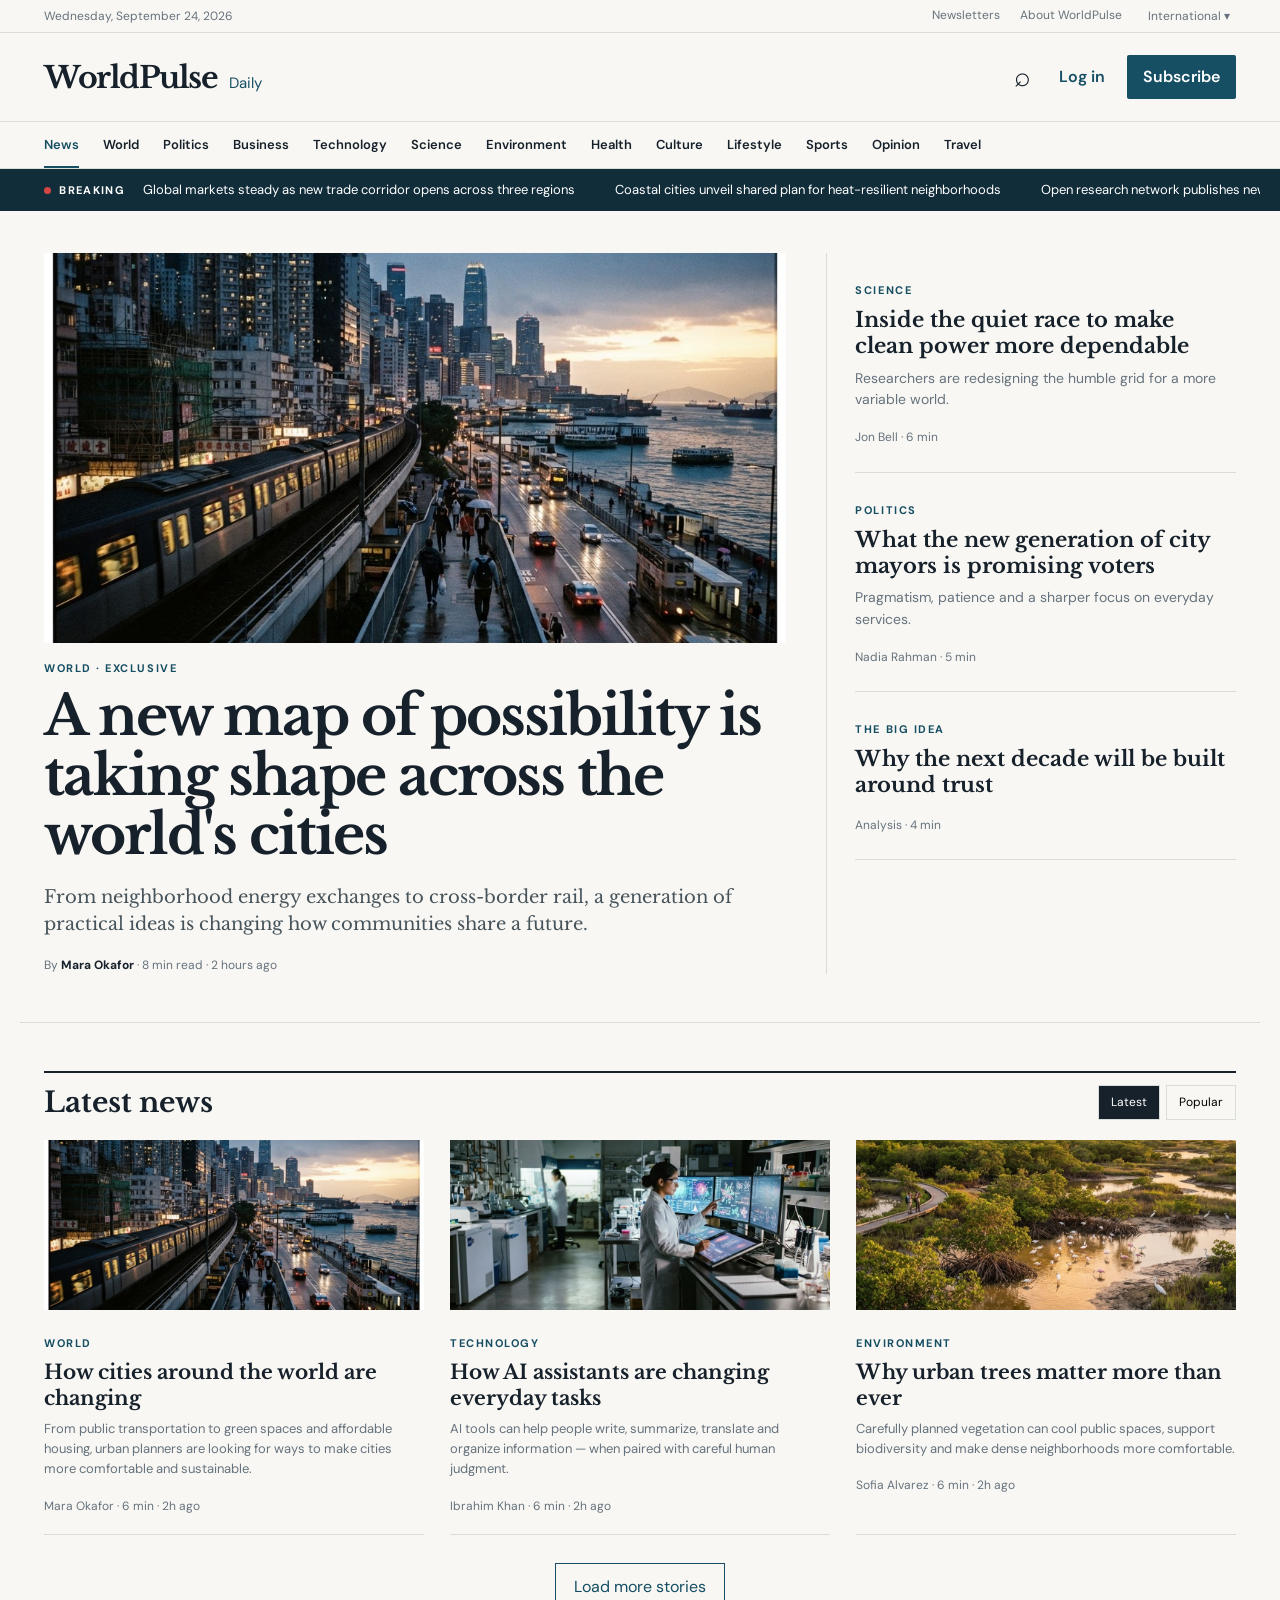
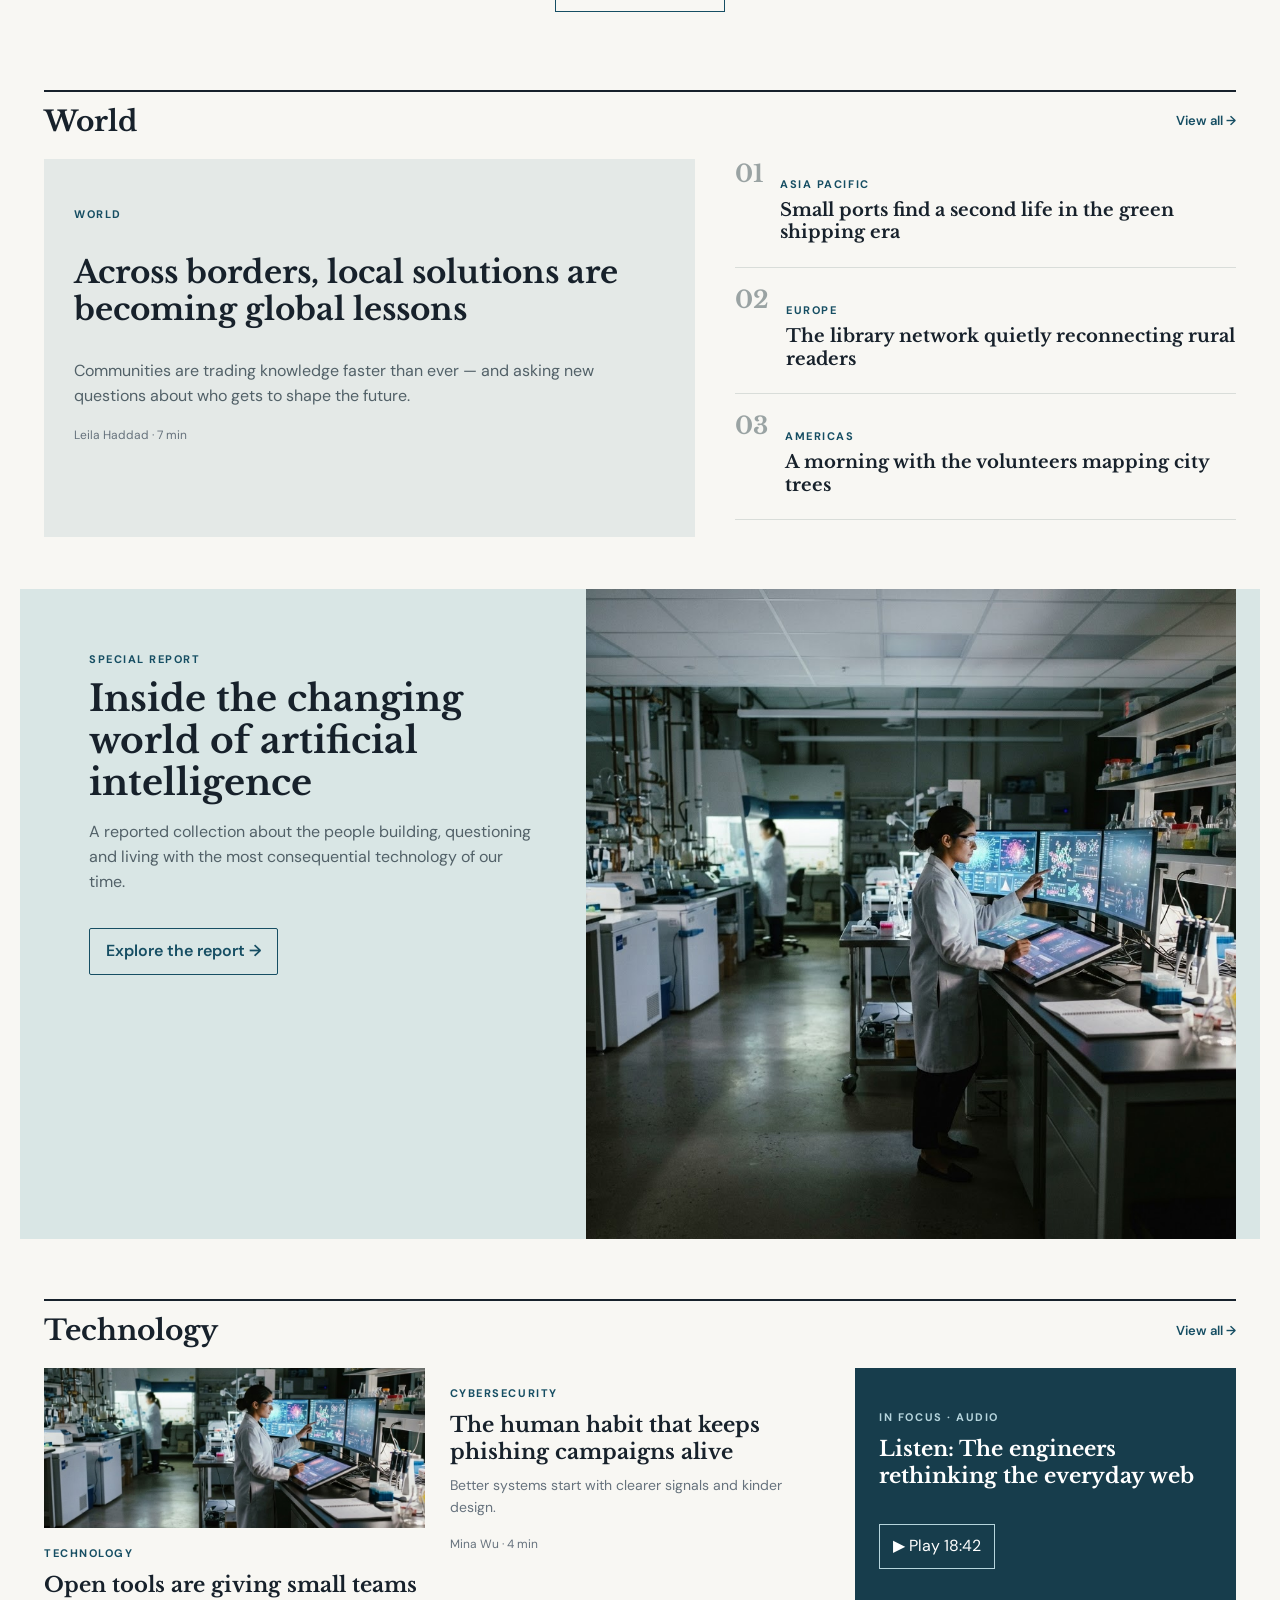
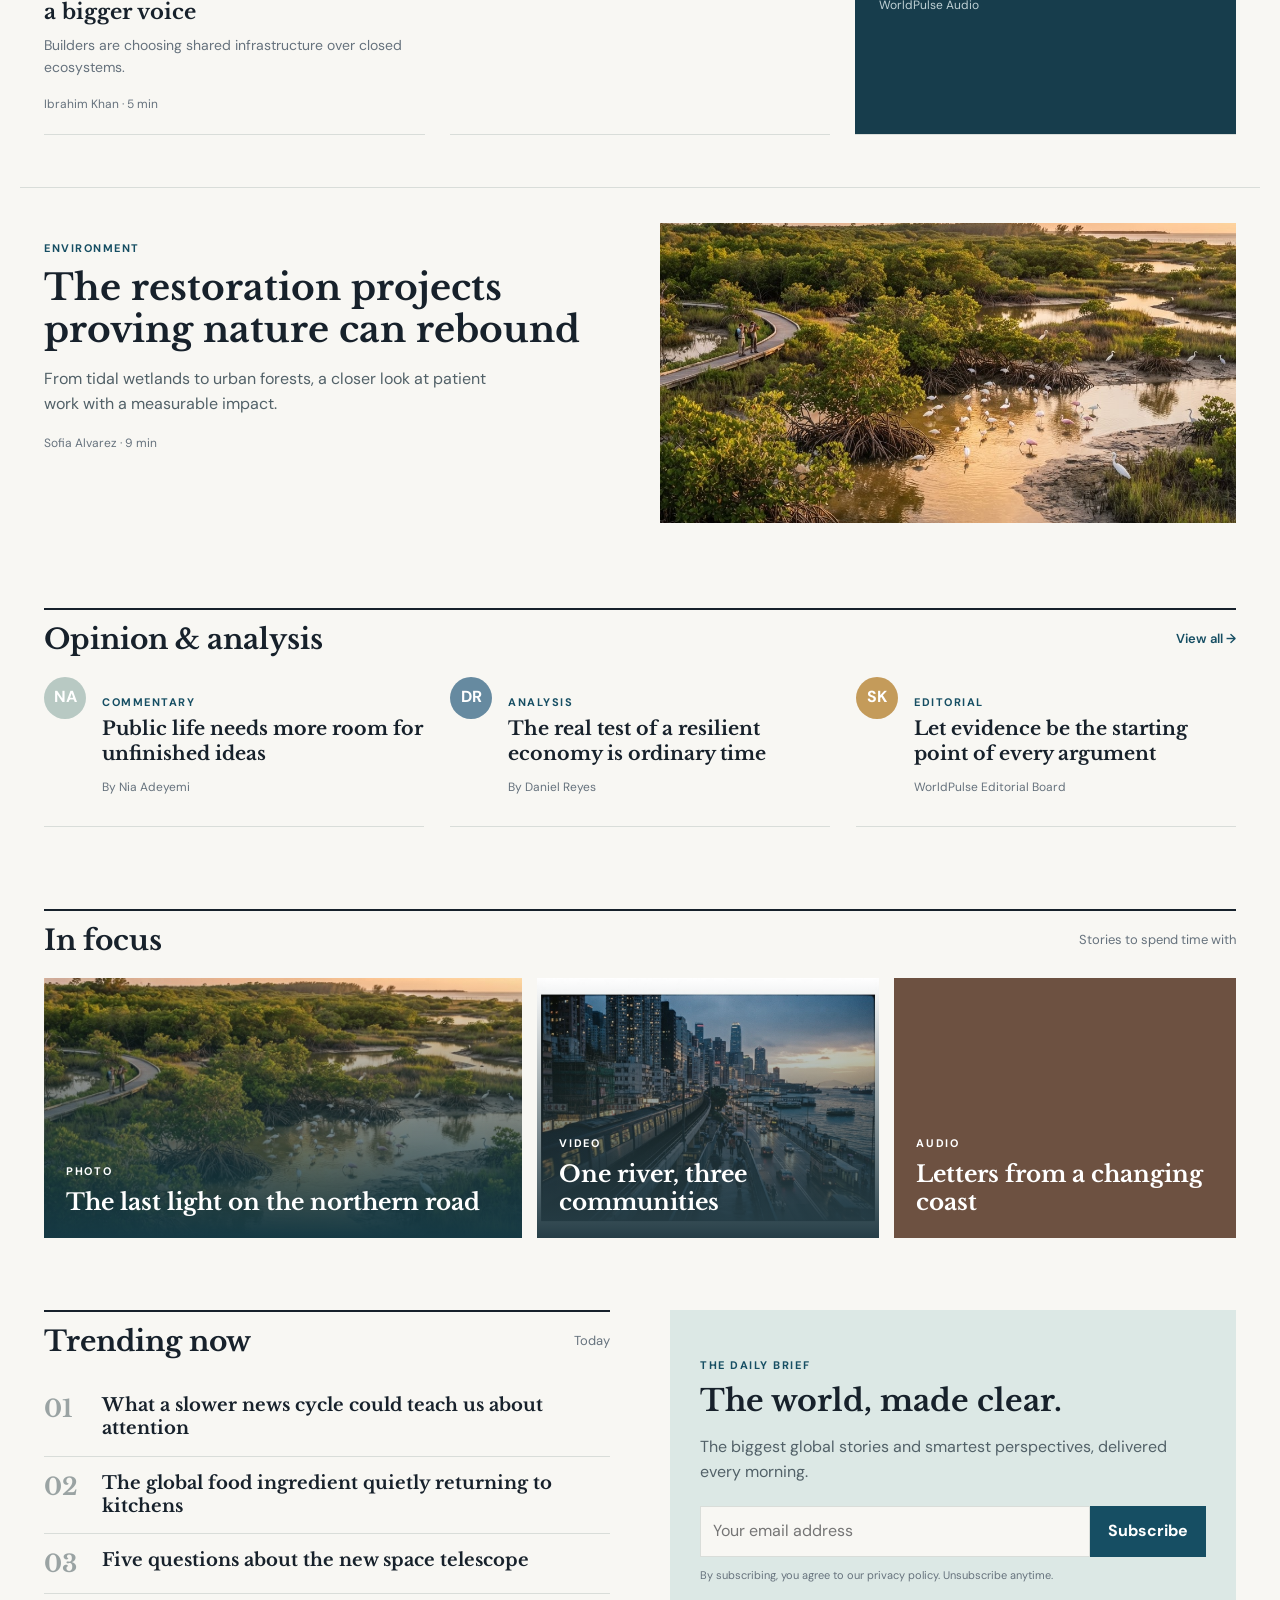
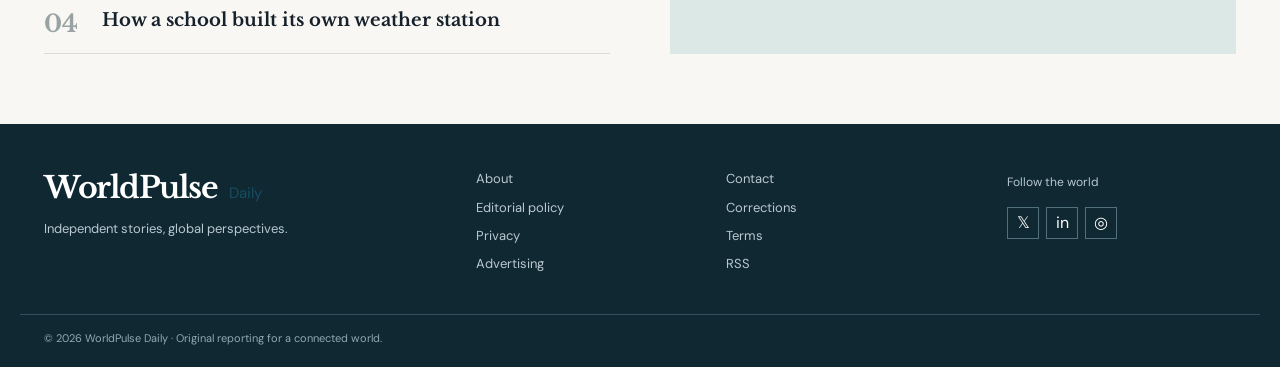
<file: index.html>
<!doctype html>
<html lang="en">
<head>
  <meta charset="UTF-8" />
  <meta name="viewport" content="width=device-width, initial-scale=1" />
  <title>WorldPulse Daily — Independent stories, global perspectives.</title>
  <meta name="description" content="WorldPulse Daily brings original reporting, analysis and perspectives from around the world." />
  <meta property="og:title" content="WorldPulse Daily" />
  <meta property="og:description" content="Independent stories, global perspectives." />
  <meta property="og:image" content="assets/lead-city.png" />
  <link rel="canonical" href="https://worldpulse.example/" />
  <link rel="manifest" href="manifest.json" />
  <link rel="stylesheet" href="styles.css" />
</head>
<body>
  <div class="progress" id="progress"></div>
  <header class="site-header">
    <div class="utility"><div class="wrap utility-inner"><span>Wednesday, September 24, 2026</span><span class="utility-right"><a href="#newsletter">Newsletters</a><a href="#about">About WorldPulse</a><button id="editionBtn" class="text-btn">International ▾</button></span></div></div>
    <div class="wrap masthead"><button class="icon-btn menu-toggle" id="menuToggle" aria-label="Open menu">☰</button><a class="wordmark" href="index.html">WorldPulse <i>Daily</i></a><div class="mast-actions"><button class="icon-btn" id="searchToggle" aria-label="Search">⌕</button><button class="login">Log in</button><a class="subscribe" href="#newsletter">Subscribe</a></div></div>
    <nav class="nav" id="mainNav" aria-label="Primary navigation"><div class="wrap nav-inner"><a class="active" href="#top">News</a><a href="#world">World</a><a href="#politics">Politics</a><a href="#business">Business</a><a href="#technology">Technology</a><a href="#science">Science</a><a href="#environment">Environment</a><a href="#health">Health</a><a href="#culture">Culture</a><a href="#lifestyle">Lifestyle</a><a href="#sports">Sports</a><a href="#opinion">Opinion</a><a href="#travel">Travel</a></div></nav>
    <div class="searchbar wrap" id="searchbar"><label for="searchInput">Search WorldPulse</label><input id="searchInput" placeholder="Search stories, authors and topics" /><button id="closeSearch" aria-label="Close search">×</button><div id="searchResults"></div></div>
  </header>
  <main id="top">
    <div class="ticker"><div class="wrap ticker-inner"><strong><span class="live-dot"></span> BREAKING</strong><div class="ticker-track" id="tickerTrack"><a href="#latest">Global markets steady as new trade corridor opens across three regions</a><a href="#world">Coastal cities unveil shared plan for heat-resilient neighborhoods</a><a href="#technology">Open research network publishes new climate data standard</a></div><span class="ticker-time">09:42 UTC</span></div></div>
    <section class="wrap hero"><div class="hero-lead"><div class="image-wrap"><img src="assets/lead-city.png" alt="Commuters moving through a coastal city at dawn" /></div><div class="kicker">WORLD · EXCLUSIVE</div><h1>A new map of possibility is taking shape across the world's cities</h1><p class="standfirst">From neighborhood energy exchanges to cross-border rail, a generation of practical ideas is changing how communities share a future.</p><div class="byline">By <b>Mara Okafor</b> <span>·</span> 8 min read <span>·</span> 2 hours ago</div></div><div class="hero-side"><article class="story"><div class="kicker">SCIENCE</div><h2>Inside the quiet race to make clean power more dependable</h2><p>Researchers are redesigning the humble grid for a more variable world.</p><div class="byline">Jon Bell · 6 min</div></article><article class="story"><div class="kicker">POLITICS</div><h2>What the new generation of city mayors is promising voters</h2><p>Pragmatism, patience and a sharper focus on everyday services.</p><div class="byline">Nadia Rahman · 5 min</div></article><article class="story"><div class="kicker">THE BIG IDEA</div><h2>Why the next decade will be built around trust</h2><div class="byline">Analysis · 4 min</div></article></div></section>
    <section class="wrap latest" id="latest"><div class="section-head"><h2>Latest news</h2><div class="tabs"><button class="tab active" data-tab="latest">Latest</button><button class="tab" data-tab="popular">Popular</button></div></div><div class="latest-grid" id="latestGrid"></div><button class="load-more" id="loadMore">Load more stories</button></section>
    <section class="wrap split-section" id="world"><div class="section-head"><h2>World</h2><a href="#world">View all →</a></div><div class="feature-grid"><article class="feature-card wide"><div class="kicker">WORLD</div><h3>Across borders, local solutions are becoming global lessons</h3><p>Communities are trading knowledge faster than ever — and asking new questions about who gets to shape the future.</p><div class="byline">Leila Haddad · 7 min</div></article><div class="mini-list"><article><span>01</span><div><div class="kicker">ASIA PACIFIC</div><h3>Small ports find a second life in the green shipping era</h3></div></article><article><span>02</span><div><div class="kicker">EUROPE</div><h3>The library network quietly reconnecting rural readers</h3></div></article><article><span>03</span><div><div class="kicker">AMERICAS</div><h3>A morning with the volunteers mapping city trees</h3></div></article></div></div></section>
    <section class="wrap report"><div class="report-copy"><div class="kicker">SPECIAL REPORT</div><h2>Inside the changing world of artificial intelligence</h2><p>A reported collection about the people building, questioning and living with the most consequential technology of our time.</p><a class="outline" href="#technology">Explore the report →</a></div><img src="assets/tech-lab.png" alt="Researcher working in a modern technology laboratory" /></section>
    <section class="wrap section-row" id="technology"><div class="section-head"><h2>Technology</h2><a href="#technology">View all →</a></div><div class="cards-3"><article class="card"><div class="card-image tech-image"></div><div class="kicker">TECHNOLOGY</div><h3>Open tools are giving small teams a bigger voice</h3><p>Builders are choosing shared infrastructure over closed ecosystems.</p><div class="byline">Ibrahim Khan · 5 min</div></article><article class="card"><div class="kicker">CYBERSECURITY</div><h3>The human habit that keeps phishing campaigns alive</h3><p>Better systems start with clearer signals and kinder design.</p><div class="byline">Mina Wu · 4 min</div></article><article class="card dark-card"><div class="kicker">IN FOCUS · AUDIO</div><h3>Listen: The engineers rethinking the everyday web</h3><button class="play" id="playAudio">▶ Play 18:42</button><div class="byline">WorldPulse Audio</div></article></div></section>
    <section class="wrap environment" id="environment"><div><div class="kicker">ENVIRONMENT</div><h2>The restoration projects proving nature can rebound</h2><p>From tidal wetlands to urban forests, a closer look at patient work with a measurable impact.</p><div class="byline">Sofia Alvarez · 9 min</div></div><img src="assets/climate-coast.png" alt="Restored coastal wetland with mangroves at golden hour" /></section>
    <section class="wrap opinion" id="opinion"><div class="section-head"><h2>Opinion & analysis</h2><a href="#opinion">View all →</a></div><div class="opinion-grid"><article><div class="avatar">NA</div><div><div class="kicker">COMMENTARY</div><h3>Public life needs more room for unfinished ideas</h3><p>By Nia Adeyemi</p></div></article><article><div class="avatar blue">DR</div><div><div class="kicker">ANALYSIS</div><h3>The real test of a resilient economy is ordinary time</h3><p>By Daniel Reyes</p></div></article><article><div class="avatar gold">SK</div><div><div class="kicker">EDITORIAL</div><h3>Let evidence be the starting point of every argument</h3><p>WorldPulse Editorial Board</p></div></article></div></section>
    <section class="wrap focus"><div class="section-head"><h2>In focus</h2><span class="muted">Stories to spend time with</span></div><div class="focus-grid"><div class="focus-tile photo"><span>PHOTO</span><h3>The last light on the northern road</h3></div><div class="focus-tile video"><span>VIDEO</span><h3>One river, three communities</h3></div><div class="focus-tile audio"><span>AUDIO</span><h3>Letters from a changing coast</h3></div></div></section>
    <section class="wrap bottom-grid"><div class="trending"><div class="section-head"><h2>Trending now</h2><span class="muted">Today</span></div><ol><li><span>01</span><a>What a slower news cycle could teach us about attention</a></li><li><span>02</span><a>The global food ingredient quietly returning to kitchens</a></li><li><span>03</span><a>Five questions about the new space telescope</a></li><li><span>04</span><a>How a school built its own weather station</a></li></ol></div><aside class="newsletter" id="newsletter"><div class="kicker">THE DAILY BRIEF</div><h2>The world, made clear.</h2><p>The biggest global stories and smartest perspectives, delivered every morning.</p><form id="newsletterForm"><input type="email" required placeholder="Your email address" aria-label="Email address" /><button>Subscribe</button></form><small>By subscribing, you agree to our privacy policy. Unsubscribe anytime.</small><div id="newsletterMessage" role="status"></div></aside></section>
  </main>
  <footer id="about"><div class="wrap footer-top"><div><a class="wordmark" href="#top">WorldPulse <i>Daily</i></a><p>Independent stories, global perspectives.</p></div><div class="footer-links"><a>About</a><a>Contact</a><a>Editorial policy</a><a>Corrections</a><a>Privacy</a><a>Terms</a><a>Advertising</a><a>RSS</a></div><div class="footer-social"><span>Follow the world</span><div><button>𝕏</button><button>in</button><button>◎</button></div></div></div><div class="wrap copyright">© 2026 WorldPulse Daily · Original reporting for a connected world.</div></footer>
  <script src="script.js"></script>
</body>
</html>
</file>
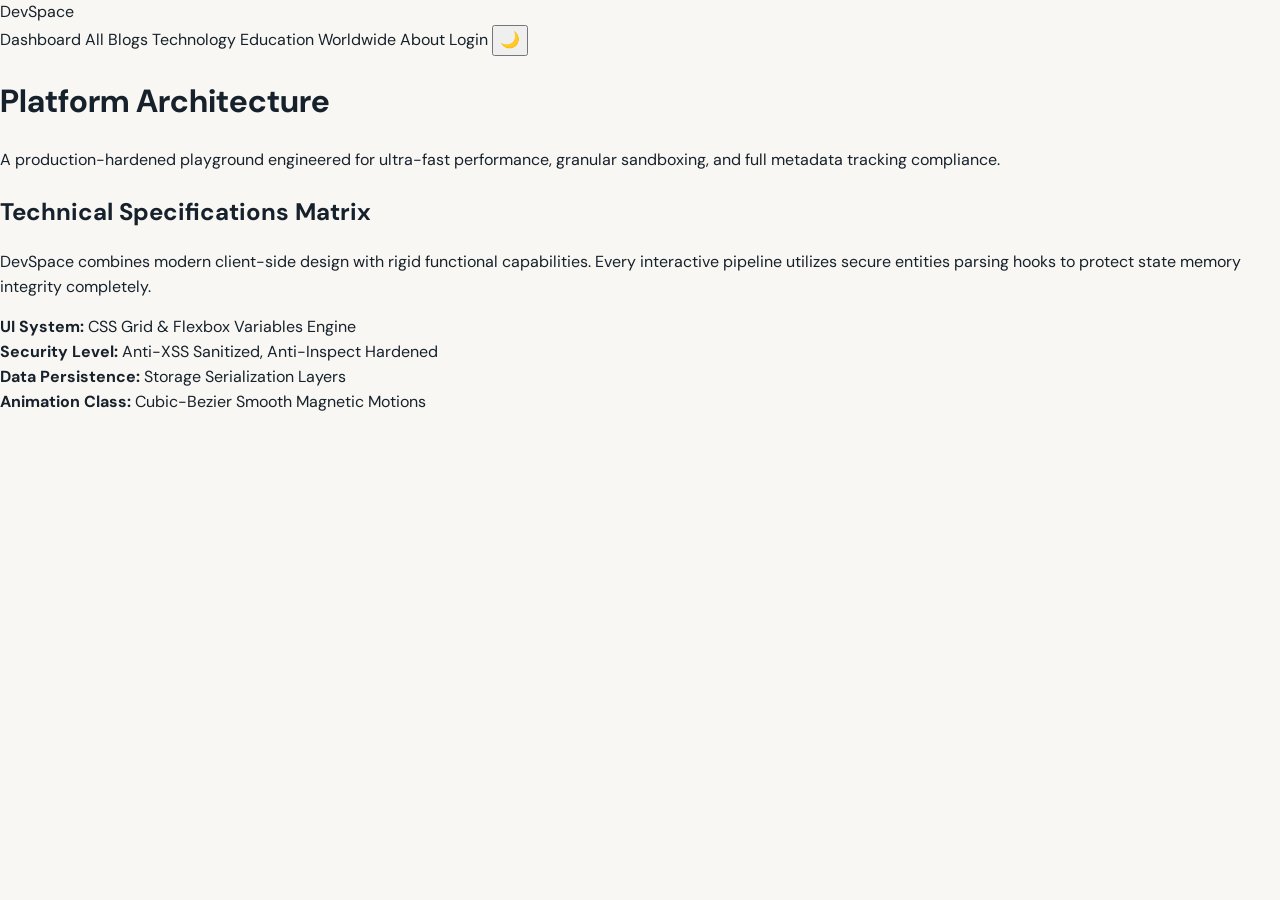
<file: about.html>
<!DOCTYPE html>
<html lang="en">
<head>
    <meta charset="UTF-8">
    <meta name="viewport" content="width=device-width, initial-scale=1.0">
    <title>Platform Specifications & Metrics - DevSpace</title>
    <meta name="description" content="Learn more about DevSpace security structures, architectural metrics, and production-hardened developer layers.">
    <link rel="stylesheet" href="styles.css">
</head>
<body class="animate-fade-up">
    <nav class="navbar">
        <div class="nav-container">
            <a href="index.html" class="nav-logo">DevSpace</a>
            <div class="nav-links">
                <a href="index.html">Dashboard</a>
                <a href="blog.html">All Blogs</a>
                <a href="technology.html">Technology</a>
                <a href="education.html">Education</a>
                <a href="worldwide.html">Worldwide</a>
                <a href="about.html" class="active">About</a>
                <a href="login.html" id="authLink">Login</a>
                <button id="themeToggle" class="theme-btn">🌙</button>
            </div>
        </div>
    </nav>

    <main class="container">
        <header class="section-header">
            <h1>Platform Architecture</h1>
            <p>A production-hardened playground engineered for ultra-fast performance, granular sandboxing, and full metadata tracking compliance.</p>
        </header>

        <section class="about-card-info">
            <h2>Technical Specifications Matrix</h2>
            <p>DevSpace combines modern client-side design with rigid functional capabilities. Every interactive pipeline utilizes secure entities parsing hooks to protect state memory integrity completely.</p>
            <div class="metrics-grid">
                <div class="metric-item"><strong>UI System:</strong> CSS Grid & Flexbox Variables Engine</div>
                <div class="metric-item"><strong>Security Level:</strong> Anti-XSS Sanitized, Anti-Inspect Hardened</div>
                <div class="metric-item"><strong>Data Persistence:</strong> Storage Serialization Layers</div>
                <div class="metric-item"><strong>Animation Class:</strong> Cubic-Bezier Smooth Magnetic Motions</div>
            </div>
        </section>
    </main>

    <script src="script.js"></script>
</body>
</html>
</file>
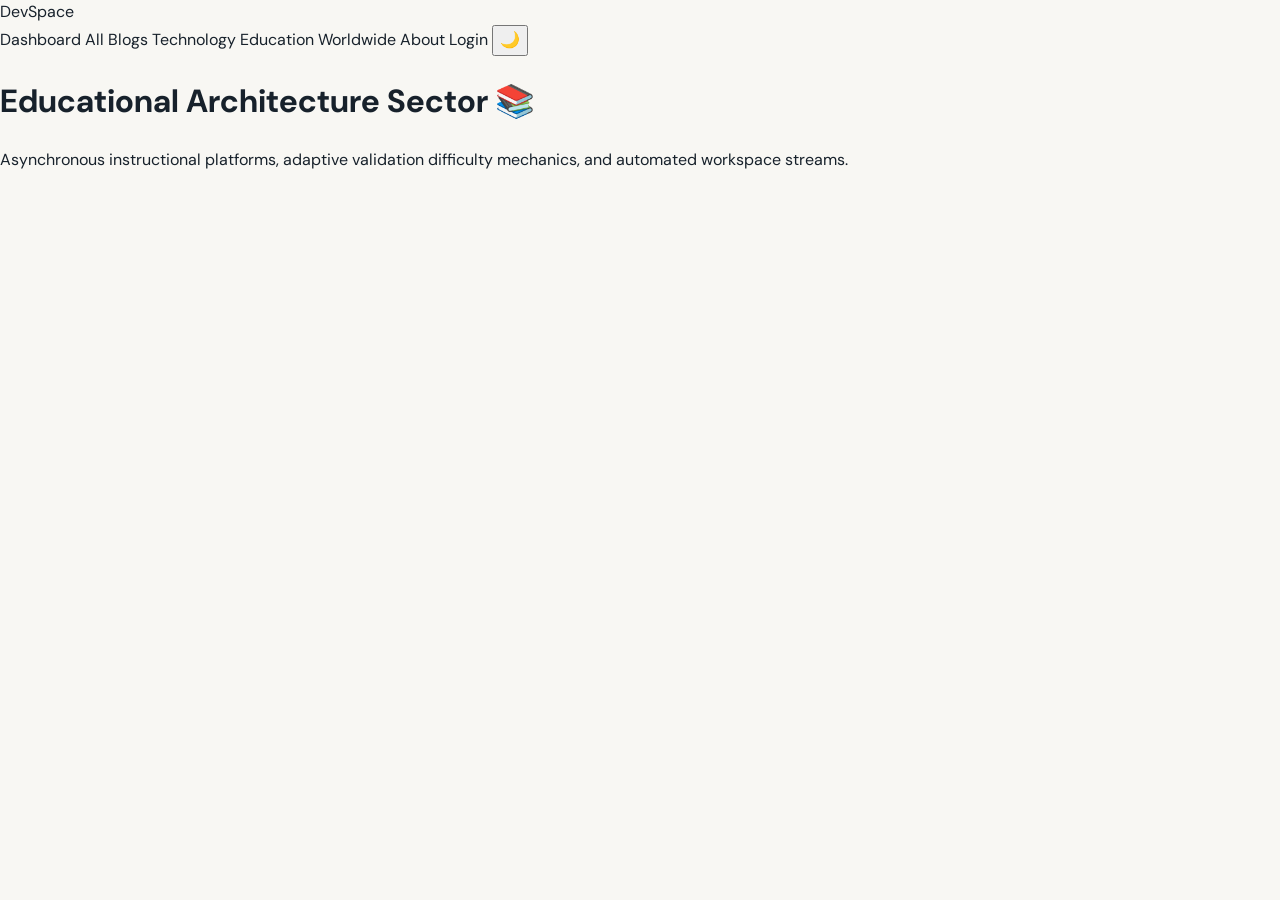
<file: education.html>
<!DOCTYPE html>
<html lang="en">
<head>
    <meta charset="UTF-8">
    <meta name="viewport" content="width=device-width, initial-scale=1.0">
    <title>Educational Resources & Workforce Modernization - DevSpace</title>
    <meta name="description" content="Discover advanced academic infrastructures, gamified parsing algorithms, and neural networks built for custom localized learning pipelines.">
    <link rel="stylesheet" href="styles.css">
</head>
<body class="animate-fade-up">
    <nav class="navbar">
        <div class="nav-container">
            <a href="index.html" class="nav-logo">DevSpace</a>
            <div class="nav-links">
                <a href="index.html">Dashboard</a>
                <a href="blog.html">All Blogs</a>
                <a href="technology.html">Technology</a>
                <a href="education.html" class="active">Education</a>
                <a href="worldwide.html">Worldwide</a>
                <a href="about.html">About</a>
                <a href="login.html" id="authLink">Login</a>
                <button id="themeToggle" class="theme-btn">🌙</button>
            </div>
        </div>
    </nav>

    <main class="container">
        <header class="section-header">
            <h1>Educational Architecture Sector 📚</h1>
            <p>Asynchronous instructional platforms, adaptive validation difficulty mechanics, and automated workspace streams.</p>
        </header>
        <div id="blogContainer" class="posts-grid"></div>
    </main>
    <script src="script.js"></script>
    <script>window.addEventListener('DOMContentLoaded', () => { renderCategoryFeeds('education'); });</script>
</body>
</html>
</file>
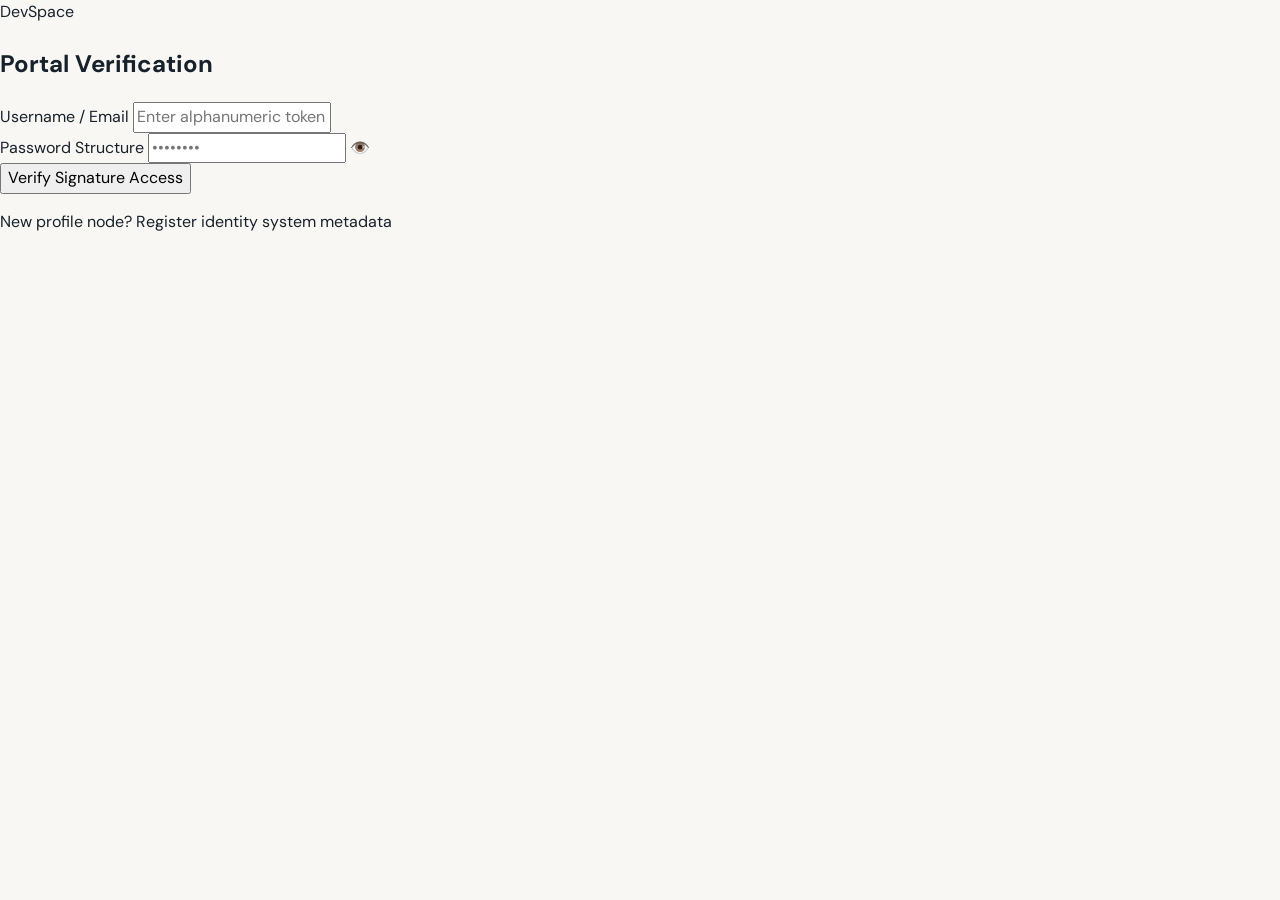
<file: login.html>
<!DOCTYPE html>
<html lang="en">
<head>
    <meta charset="UTF-8">
    <meta name="viewport" content="width=device-width, initial-scale=1.0">
    <title>Guarded Portal Access - DevSpace Login</title>
    <link rel="stylesheet" href="styles.css">
</head>
<body class="animate-fade-up">
    <nav class="navbar">
        <div class="nav-container">
            <a href="index.html" class="nav-logo">DevSpace</a>
        </div>
    </nav>
    <main class="container auth-wrapper">
        <div class="auth-card">
            <h2>Portal Verification</h2>
            <p id="lockoutMsg" class="error-text" style="display:none;"></p>
            <form id="loginForm" onsubmit="handleLogin(event)">
                <div class="form-group">
                    <label>Username / Email</label>
                    <input type="text" id="loginUser" required placeholder="Enter alphanumeric token identity...">
                </div>
                <div class="form-group password-group">
                    <label>Password Structure</label>
                    <input type="password" id="loginPass" required placeholder="••••••••">
                    <span class="toggle-password" onclick="togglePassVisibility('loginPass')">👁️</span>
                </div>
                <button type="submit" id="loginSubmitBtn" class="submit-btn">Verify Signature Access</button>
            </form>
            <p class="auth-footer-text">New profile node? <a href="signup.html">Register identity system metadata</a></p>
        </div>
    </main>
    <script src="script.js"></script>
</body>
</html>
</file>
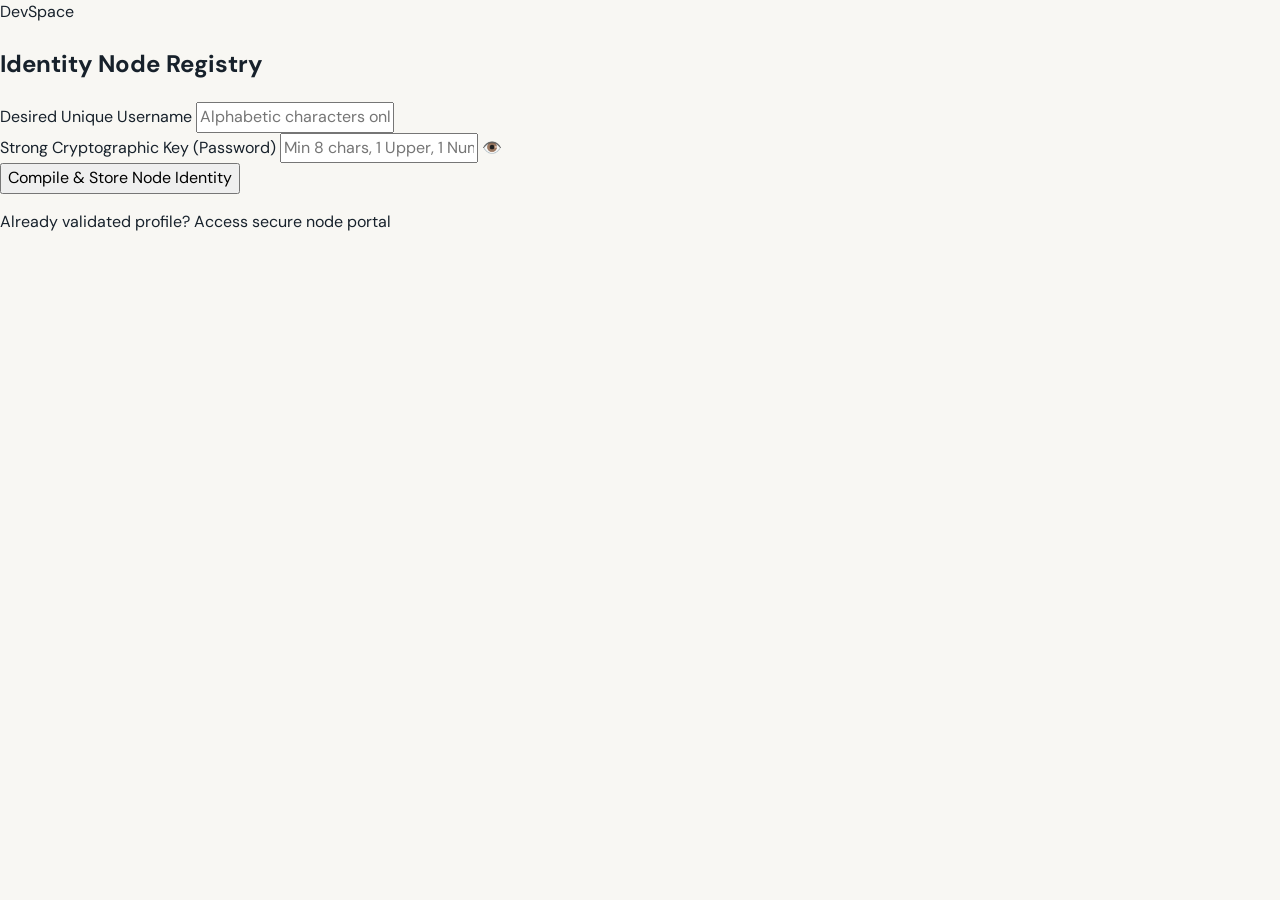
<file: signup.html>
<!DOCTYPE html>
<html lang="en">
<head>
    <meta charset="UTF-8">
    <meta name="viewport" content="width=device-width, initial-scale=1.0">
    <title>Identity Registry System - DevSpace Registration</title>
    <link rel="stylesheet" href="styles.css">
</head>
<body class="animate-fade-up">
    <nav class="navbar">
        <div class="nav-container">
            <a href="index.html" class="nav-logo">DevSpace</a>
        </div>
    </nav>
    <main class="container auth-wrapper">
        <div class="auth-card">
            <h2>Identity Node Registry</h2>
            <div id="signupErrors" class="error-text" style="display:none;"></div>
            <form id="signupForm" onsubmit="handleSignup(event)">
                <div class="form-group">
                    <label>Desired Unique Username</label>
                    <input type="text" id="regUser" required placeholder="Alphabetic characters only...">
                </div>
                <div class="form-group password-group">
                    <label>Strong Cryptographic Key (Password)</label>
                    <input type="password" id="regPass" required placeholder="Min 8 chars, 1 Upper, 1 Number, 1 Special...">
                    <span class="toggle-password" onclick="togglePassVisibility('regPass')">👁️</span>
                </div>
                <button type="submit" class="submit-btn">Compile & Store Node Identity</button>
            </form>
            <p class="auth-footer-text">Already validated profile? <a href="login.html">Access secure node portal</a></p>
        </div>
    </main>
    <script src="script.js"></script>
</body>
</html>
</file>
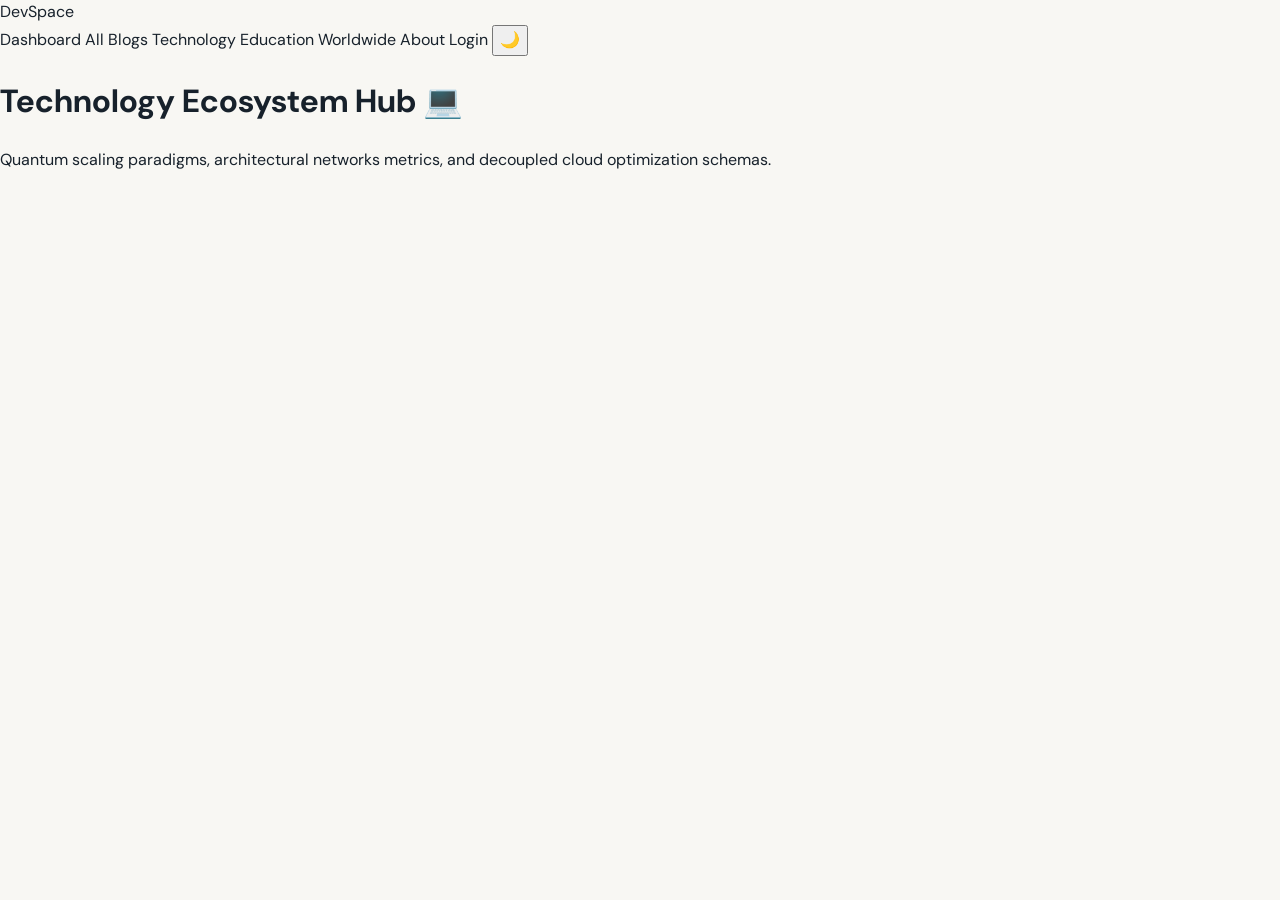
<file: technology.html>
<!DOCTYPE html>
<html lang="en">
<head>
    <meta charset="UTF-8">
    <meta name="viewport" content="width=device-width, initial-scale=1.0">
    <title>Technology Insights & Developer Ecosystems - DevSpace</title>
    <meta name="description" content="Deep dive articles covering Quantum Computing, Edge Systems Optimization, and Secure Neural Engineering networks.">
    <link rel="stylesheet" href="styles.css">
</head>
<body class="animate-fade-up">
    <nav class="navbar">
        <div class="nav-container">
            <a href="index.html" class="nav-logo">DevSpace</a>
            <div class="nav-links">
                <a href="index.html">Dashboard</a>
                <a href="blog.html">All Blogs</a>
                <a href="technology.html" class="active">Technology</a>
                <a href="education.html">Education</a>
                <a href="worldwide.html">Worldwide</a>
                <a href="about.html">About</a>
                <a href="login.html" id="authLink">Login</a>
                <button id="themeToggle" class="theme-btn">🌙</button>
            </div>
        </div>
    </nav>

    <main class="container">
        <header class="section-header">
            <h1>Technology Ecosystem Hub 💻</h1>
            <p>Quantum scaling paradigms, architectural networks metrics, and decoupled cloud optimization schemas.</p>
        </header>
        <div id="blogContainer" class="posts-grid"></div>
    </main>
    <script src="script.js"></script>
    <script>window.addEventListener('DOMContentLoaded', () => { renderCategoryFeeds('technology'); });</script>
</body>
</html>
</file>
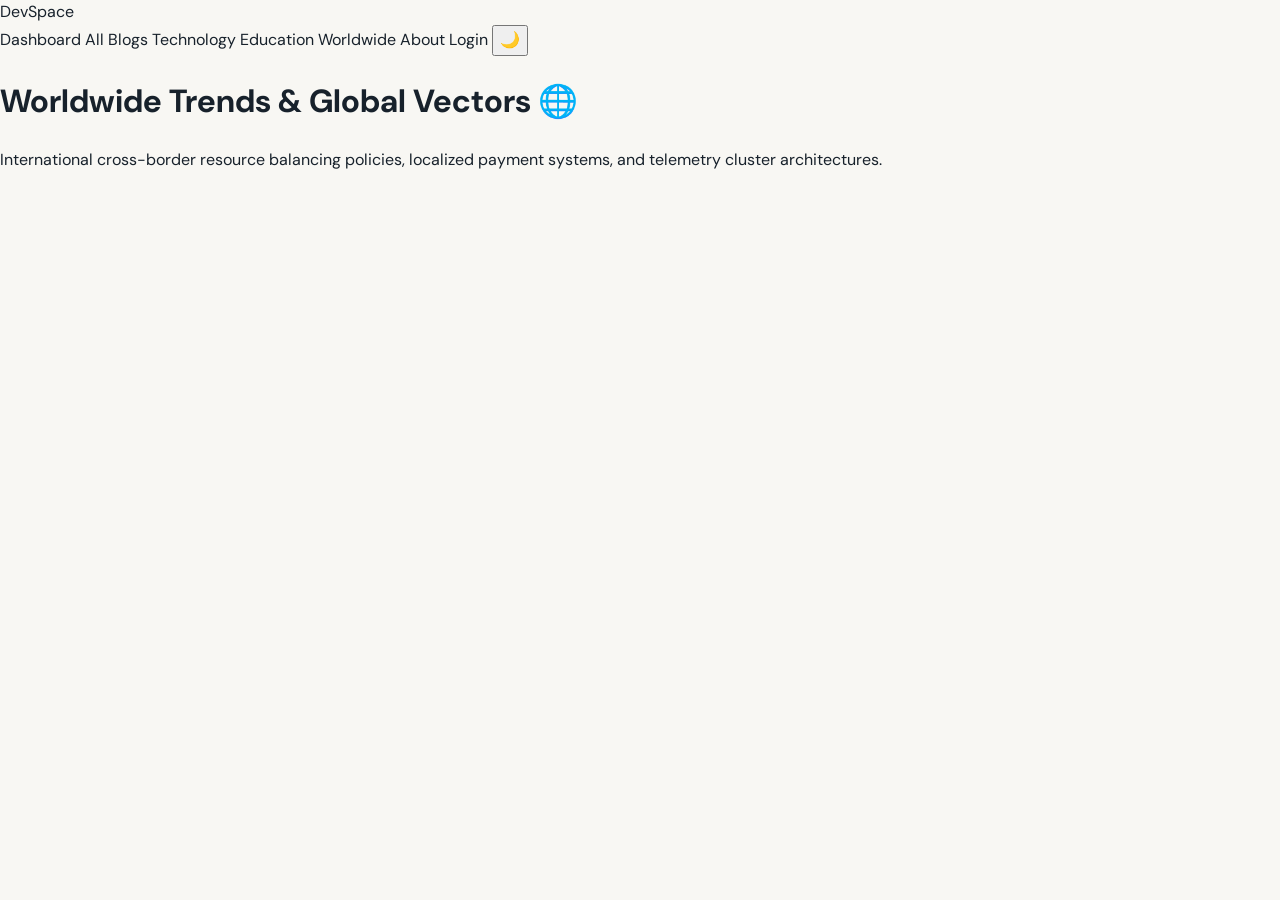
<file: worldwide.html>
<!DOCTYPE html>
<html lang="en">
<head>
    <meta charset="UTF-8">
    <meta name="viewport" content="width=device-width, initial-scale=1.0">
    <title>Worldwide Trends & Global Technological Shifts - DevSpace</title>
    <meta name="description" content="Analyze worldwide cloud governance frameworks, global digital currency validation rules, and smart city cluster models.">
    <link rel="stylesheet" href="styles.css">
</head>
<body class="animate-fade-up">
    <nav class="navbar">
        <div class="nav-container">
            <a href="index.html" class="nav-logo">DevSpace</a>
            <div class="nav-links">
                <a href="index.html">Dashboard</a>
                <a href="blog.html">All Blogs</a>
                <a href="technology.html">Technology</a>
                <a href="education.html">Education</a>
                <a href="worldwide.html" class="active">Worldwide</a>
                <a href="about.html">About</a>
                <a href="login.html" id="authLink">Login</a>
                <button id="themeToggle" class="theme-btn">🌙</button>
            </div>
        </div>
    </nav>

    <main class="container">
        <header class="section-header">
            <h1>Worldwide Trends & Global Vectors 🌐</h1>
            <p>International cross-border resource balancing policies, localized payment systems, and telemetry cluster architectures.</p>
        </header>
        <div id="blogContainer" class="posts-grid"></div>
    </main>
    <script src="script.js"></script>
    <script>window.addEventListener('DOMContentLoaded', () => { renderCategoryFeeds('worldwide'); });</script>
</body>
</html>
</file>
<file: styles.css>
@import url('https://fonts.googleapis.com/css2?family=DM+Sans:wght@400;500;600;700&family=Libre+Baskerville:wght@400;700&display=swap');
:root{--paper:#f8f7f3;--ink:#17212b;--muted:#66727d;--line:#d9ddd9;--blue:#164e63;--red:#d64545;--serif:'Libre Baskerville',Georgia,serif;--sans:'DM Sans',Arial,sans-serif}*{box-sizing:border-box}html{scroll-behavior:smooth}body{margin:0;background:var(--paper);color:var(--ink);font-family:var(--sans);line-height:1.55}a{color:inherit;text-decoration:none}button,input{font:inherit}.wrap{max-width:1240px;margin:auto;padding-left:24px;padding-right:24px}.utility{font-size:12px;color:var(--muted);border-bottom:1px solid var(--line)}.utility-inner{height:32px;display:flex;align-items:center;justify-content:space-between}.utility-right{display:flex;gap:20px}.text-btn,.icon-btn{border:0;background:none;color:inherit;cursor:pointer}.masthead{height:88px;display:flex;align-items:center;justify-content:space-between}.wordmark{font:700 30px var(--serif);letter-spacing:-1.5px}.wordmark i{font:400 15px var(--sans);letter-spacing:0;color:var(--blue);margin-left:5px}.mast-actions{display:flex;align-items:center;gap:16px}.icon-btn{font-size:28px}.login{border:0;background:none;color:var(--blue);font-weight:600}.subscribe,.outline{background:var(--blue);color:white;padding:10px 16px;border-radius:2px;font-weight:600}.nav{border-top:1px solid var(--line);border-bottom:1px solid var(--line)}.nav-inner{display:flex;gap:24px;overflow:auto;white-space:nowrap}.nav a{padding:13px 0;font-size:13px;font-weight:600}.nav a.active,.nav a:hover{color:var(--blue);box-shadow:inset 0 -2px var(--blue)}.menu-toggle{display:none}.searchbar{display:none;position:relative;padding-top:14px;padding-bottom:14px}.searchbar.open{display:flex;gap:10px;align-items:center}.searchbar label{font-size:13px;font-weight:700}.searchbar input{flex:1;border:1px solid var(--line);padding:10px 12px;background:white}.searchbar button{border:0;background:none;font-size:24px}.search-results{position:absolute}.ticker{background:#112d3a;color:white}.ticker-inner{height:42px;display:flex;align-items:center;gap:18px;overflow:hidden}.ticker strong{font-size:11px;letter-spacing:.12em;white-space:nowrap}.live-dot{width:7px;height:7px;display:inline-block;background:var(--red);border-radius:50%;margin-right:4px}.ticker-track{display:flex;gap:40px;animation:scroll 24s linear infinite;white-space:nowrap;font-size:13px}.ticker-track:hover{animation-play-state:paused}.ticker-time{margin-left:auto;font-size:11px;white-space:nowrap;color:#b9c9d0}@keyframes scroll{to{transform:translateX(-50%)}}.hero{display:grid;grid-template-columns:1.45fr .8fr;gap:40px;padding-top:42px;padding-bottom:48px;border-bottom:1px solid var(--line)}.image-wrap{height:390px;overflow:hidden}.image-wrap img,.report img,.environment img{width:100%;height:100%;object-fit:cover}.kicker{color:var(--blue);font-size:11px;font-weight:700;letter-spacing:.14em;margin-top:17px}.hero h1{font:700 clamp(32px,4.3vw,58px)/1.08 var(--serif);letter-spacing:-2px;margin:10px 0 14px;max-width:850px}.standfirst{font:18px/1.5 var(--serif);max-width:700px;color:#46535b}.byline{font-size:12px;color:var(--muted);margin-top:17px}.byline b{color:var(--ink)}.hero-side{border-left:1px solid var(--line);padding-left:28px}.story{padding:12px 0 25px;border-bottom:1px solid var(--line)}.story h2{font:700 21px/1.25 var(--serif);margin:8px 0}.story p,.card p{font-size:14px;color:var(--muted);margin:0}.section-head{display:flex;align-items:center;justify-content:space-between;border-top:2px solid var(--ink);padding-top:12px;margin-bottom:20px}.section-head h2{font:700 28px var(--serif);margin:0}.section-head a{color:var(--blue);font-weight:600;font-size:13px}.tabs{display:flex;gap:6px}.tab{border:1px solid var(--line);background:none;padding:7px 12px;font-size:12px;cursor:pointer}.tab.active{background:var(--ink);color:white}.latest{padding:48px 24px}.latest-grid{display:grid;grid-template-columns:repeat(3,1fr);gap:26px}.latest-card{border-bottom:1px solid var(--line);padding-bottom:19px}.latest-card h3{font:700 20px/1.28 var(--serif);margin:8px 0}.latest-card p{color:var(--muted);font-size:13px;margin:0}.latest-card img{width:100%;height:170px;object-fit:cover}.load-more{display:block;margin:28px auto 0;padding:11px 18px;background:none;border:1px solid var(--blue);color:var(--blue);cursor:pointer}.split-section,.section-row,.opinion,.focus{padding:30px 24px 52px}.feature-grid{display:grid;grid-template-columns:1.3fr 1fr;gap:40px}.feature-card{background:#e4e9e7;padding:30px;min-height:250px}.feature-card h3{font:700 31px/1.2 var(--serif);max-width:600px}.feature-card p{max-width:600px;color:#526168}.mini-list article{display:flex;gap:17px;border-bottom:1px solid var(--line);padding:0 0 17px;margin-bottom:17px}.mini-list span,.trending li span{font:700 24px var(--serif);color:#9aa3a3}.mini-list h3{font:700 18px/1.25 var(--serif);margin:6px 0}.report{display:grid;grid-template-columns:1fr 1.2fr;background:#d9e6e5;margin-bottom:30px;min-height:310px}.report-copy{padding:45px}.report h2,.environment h2{font:700 36px/1.17 var(--serif);margin:10px 0 15px}.report p,.environment p{max-width:480px;color:#526168}.outline{display:inline-block;margin-top:17px;background:transparent;color:var(--blue);border:1px solid var(--blue)}.cards-3{display:grid;grid-template-columns:repeat(3,1fr);gap:25px}.card{border-bottom:1px solid var(--line);padding-bottom:20px}.card h3{font:700 21px/1.25 var(--serif);margin:10px 0}.card-image{height:160px;margin-bottom:14px;background:url('assets/tech-lab.png') center/cover}.dark-card{background:#173d4c;color:white;padding:24px}.dark-card .kicker{color:#b6d5dd}.dark-card .byline{color:#c0d1d5}.play{margin:25px 0 10px;background:none;border:1px solid #b6d5dd;color:white;padding:9px 13px;cursor:pointer}.environment{display:grid;grid-template-columns:1fr 1fr;gap:40px;padding:35px 24px 55px;border-top:1px solid var(--line)}.environment img{height:300px}.opinion-grid{display:grid;grid-template-columns:repeat(3,1fr);gap:26px}.opinion-grid article{display:flex;gap:16px;border-bottom:1px solid var(--line);padding-bottom:17px}.opinion-grid h3{font:700 19px/1.3 var(--serif);margin:6px 0}.opinion-grid p{font-size:12px;color:var(--muted)}.avatar{width:42px;height:42px;border-radius:50%;display:grid;place-items:center;background:#b8c9c3;color:white;font-weight:700;flex:none}.avatar.blue{background:#668aa0}.avatar.gold{background:#c49b5a}.muted{font-size:13px;color:var(--muted)}.focus-grid{display:grid;grid-template-columns:1.4fr 1fr 1fr;gap:15px}.focus-tile{height:260px;padding:22px;display:flex;flex-direction:column;justify-content:end;color:white;background:#455b63}.focus-tile span{font-size:11px;font-weight:700;letter-spacing:.15em}.focus-tile h3{font:700 23px var(--serif);margin:8px 0 0}.focus-tile.photo{background:linear-gradient(transparent,#163a44),url('assets/climate-coast.png') center/cover}.focus-tile.video{background:linear-gradient(transparent,#263e47),url('assets/lead-city.png') center/cover}.focus-tile.audio{background:#6d5141}.bottom-grid{display:grid;grid-template-columns:1fr 1fr;gap:60px;padding-top:20px;padding-bottom:70px}.trending ol{list-style:none;padding:0;margin:0}.trending li{display:grid;grid-template-columns:45px 1fr;gap:13px;border-bottom:1px solid var(--line);padding:15px 0}.trending a{font:700 18px/1.3 var(--serif)}.newsletter{background:#dce8e5;padding:30px}.newsletter h2{font:700 30px var(--serif);margin:8px 0}.newsletter p{color:#526168}.newsletter form{display:flex;margin-top:22px}.newsletter input{width:100%;border:1px solid var(--line);padding:12px;background:var(--paper)}.newsletter button{border:0;background:var(--blue);color:white;padding:0 18px;font-weight:700}.newsletter small{display:block;color:var(--muted);font-size:11px;margin-top:10px}.newsletter #newsletterMessage{font-size:13px;color:var(--blue);margin-top:10px}footer{background:#102832;color:white}.footer-top{display:grid;grid-template-columns:1.2fr 1.5fr .7fr;gap:40px;padding-top:45px;padding-bottom:40px}.footer-top .wordmark{color:white}.footer-top p{color:#b9c9d0;font-size:13px}.footer-links{display:grid;grid-template-columns:1fr 1fr;gap:8px;color:#b9c9d0;font-size:13px}.footer-social span{font-size:12px;color:#b9c9d0}.footer-social button{border:1px solid #52707b;background:none;color:white;margin:13px 7px 0 0;width:32px;height:32px}.copyright{border-top:1px solid #31505b;padding-top:15px;padding-bottom:20px;color:#91a9b0;font-size:11px}.progress{height:3px;background:var(--red);position:fixed;top:0;left:0;z-index:10;width:0}
@media(max-width:800px){.wrap{padding-left:16px;padding-right:16px}.utility{display:none}.masthead{height:68px}.menu-toggle{display:block}.wordmark{font-size:23px}.mast-actions .login{display:none}.nav{display:none}.nav.open{display:block}.nav-inner{display:grid;grid-template-columns:1fr 1fr;gap:0 20px;padding-top:8px;padding-bottom:8px}.nav a{padding:8px 0}.hero{display:block;padding-top:22px}.hero-side{border-left:0;padding-left:0;display:grid;grid-template-columns:1fr 1fr;gap:18px;margin-top:28px}.hero-side .story:last-child{grid-column:span 2}.image-wrap{height:235px}.latest-grid,.cards-3,.opinion-grid{grid-template-columns:1fr 1fr}.latest-card:first-child{grid-column:span 2}.feature-grid,.report,.environment,.bottom-grid{grid-template-columns:1fr;gap:25px}.report-copy{padding:30px}.report img{height:240px}.focus-grid{grid-template-columns:1fr 1fr}.focus-tile:first-child{grid-column:span 2}.footer-top{grid-template-columns:1fr}.footer-links{max-width:420px}}@media(max-width:520px){.mast-actions{gap:8px}.subscribe{padding:8px 10px;font-size:12px}.hero h1{font-size:34px;letter-spacing:-1px}.hero-side,.latest-grid,.cards-3,.opinion-grid,.focus-grid{grid-template-columns:1fr}.latest-card:first-child,.focus-tile:first-child{grid-column:auto}.feature-card h3,.report h2,.environment h2{font-size:27px}.ticker-time{display:none}.newsletter form{display:block}.newsletter button{padding:12px;width:100%;margin-top:8px}.newsletter input{width:100%}.footer-links{grid-template-columns:1fr 1fr}}
@media(prefers-color-scheme:dark){body.dark{--paper:#12242b;--ink:#edf4f2;--muted:#a6b8bb;--line:#395057}.dark body{background:var(--paper)}}
:focus-visible{outline:3px solid #f0a400;outline-offset:3px}
</file>
